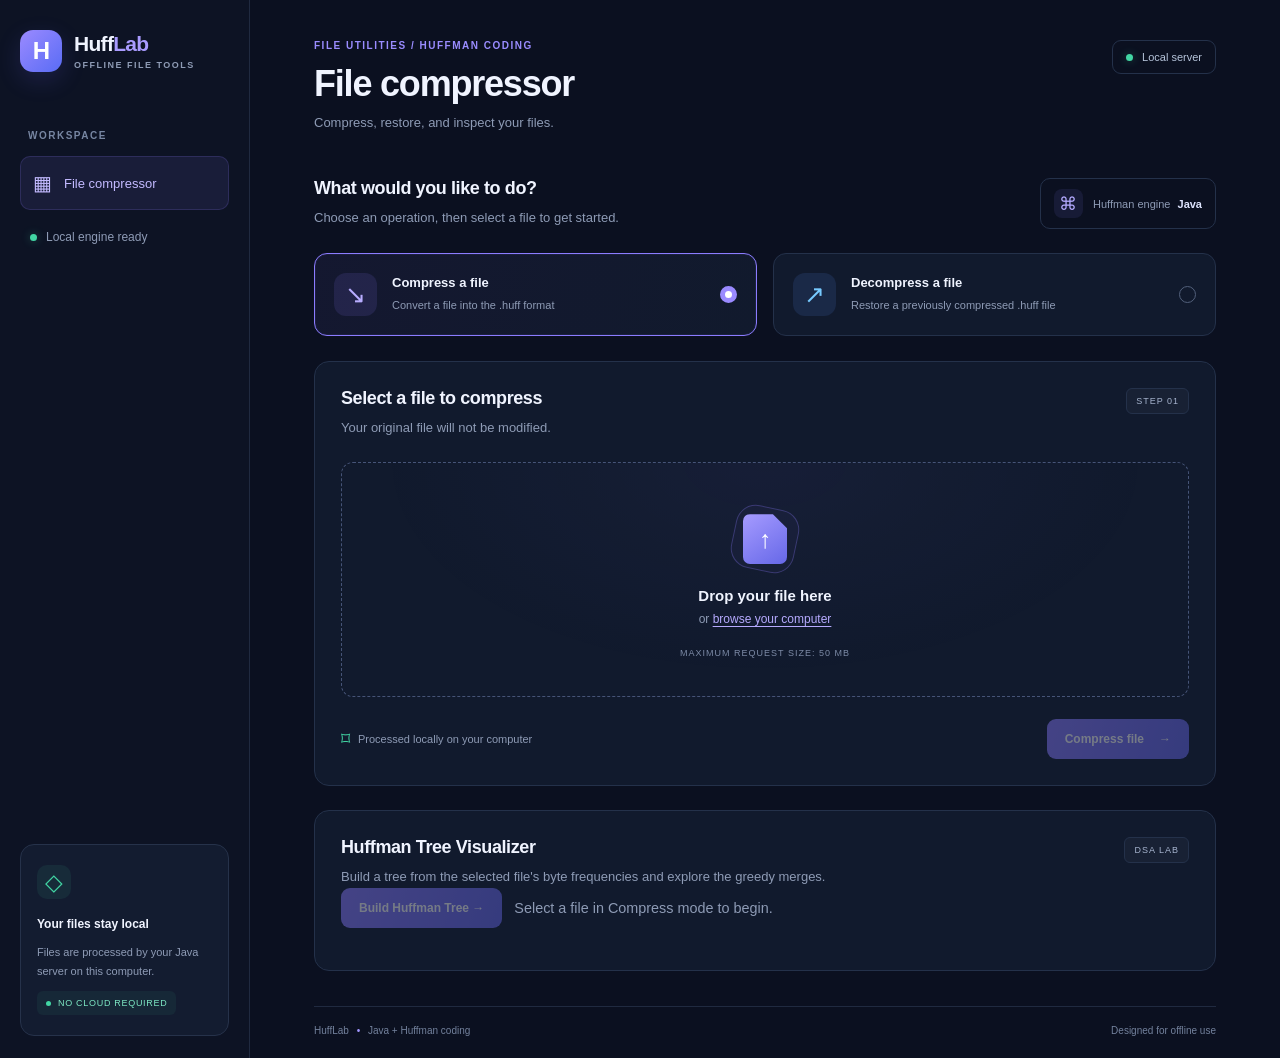
<file: index.html>
<!DOCTYPE html>
<html lang="en">
<head>
    <meta charset="UTF-8">
    <meta name="viewport" content="width=device-width, initial-scale=1.0">
    <meta name="theme-color" content="#0b1020">
    <title>HuffLab — Offline File Compressor</title>
    <link rel="stylesheet" href="style.css">
    <script src="app.js" defer></script>
</head>
<body>
<div class="app-shell">
    <aside class="sidebar">
        <a class="brand" href="/" aria-label="HuffLab home">
            <span class="brand-mark">H</span>
            <span>Huff<span class="brand-accent">Lab</span>
                <small>OFFLINE FILE TOOLS</small>
            </span>
        </a>

        <div class="side-label">WORKSPACE</div>
        <div class="side-item active">
            <span class="side-icon">▦</span>
            File compressor
        </div>
        <div class="side-note">
            <span class="status-dot"></span>
            Local engine ready
        </div>

        <div class="sidebar-bottom">
            <div class="privacy-icon">◇</div>
            <strong>Your files stay local</strong>
            <p>Files are processed by your Java server on this computer.</p>
            <div class="offline-pill"><span></span> NO CLOUD REQUIRED</div>
        </div>
    </aside>

    <main class="main-content">
        <header class="topbar">
            <div>
                <div class="eyebrow">FILE UTILITIES / HUFFMAN CODING</div>
                <h1>File compressor</h1>
                <p class="subtitle">Compress, restore, and inspect your files.</p>
            </div>
            <div class="top-status">
                <span class="status-dot"></span>
                <span>Local server</span>
            </div>
        </header>

        <section class="intro-row">
            <div>
                <h2>What would you like to do?</h2>
                <p>Choose an operation, then select a file to get started.</p>
            </div>
            <div class="engine-badge">
                <span class="engine-symbol">⌘</span>
                <span>Huffman engine <strong>Java</strong></span>
            </div>
        </section>

        <section class="mode-grid" aria-label="Choose operation">
            <button class="mode-card selected" id="compressMode"
                    type="button" aria-pressed="true">
                <span class="mode-icon compress-icon">↘</span>
                <span class="mode-copy">
                    <strong>Compress a file</strong>
                    <small>Convert a file into the .huff format</small>
                </span>
                <span class="mode-radio"></span>
            </button>

            <button class="mode-card" id="decompressMode"
                    type="button" aria-pressed="false">
                <span class="mode-icon decompress-icon">↗</span>
                <span class="mode-copy">
                    <strong>Decompress a file</strong>
                    <small>Restore a previously compressed .huff file</small>
                </span>
                <span class="mode-radio"></span>
            </button>
        </section>

        <section class="workspace">
            <div class="section-heading">
                <div>
                    <h2 id="uploadHeading">Select a file to compress</h2>
                    <p id="uploadDescription">Your original file will not be modified.</p>
                </div>
                <span class="step-label">STEP 01</span>
            </div>

            <div class="drop-zone" id="dropZone" tabindex="0"
                 role="button" aria-label="Choose a file">
                <input id="fileInput" type="file" hidden>
                <div class="upload-illustration">
                    <div class="upload-orbit"></div>
                    <div class="upload-file">↑</div>
                </div>
                <h3>Drop your file here</h3>
                <p>or <span class="browse-link">browse your computer</span></p>
                <div class="file-limit">MAXIMUM REQUEST SIZE: 50 MB</div>
            </div>

            <div class="selected-file hidden" id="selectedFile">
                <div class="file-icon" id="fileIcon">FILE</div>
                <div class="selected-file-info">
                    <strong id="fileName">sample.txt</strong>
                    <small id="fileDetails">0 bytes</small>
                </div>
                <button class="icon-button" id="removeFile"
                        type="button" aria-label="Remove selected file">×</button>
            </div>

            <div class="actions-row">
                <div class="security-note">
                    <span>⌑</span>
                    Processed locally on your computer
                </div>
                <button class="primary-button" id="processButton"
                        type="button" disabled>
                    <span id="processButtonText">Compress file</span>
                    <span aria-hidden="true">→</span>
                </button>
            </div>

            <div class="error-banner hidden" id="errorBanner" role="alert">
                <span>!</span>
                <span id="errorMessage">Something went wrong.</span>
            </div>

            <div class="progress-panel hidden" id="progressPanel"
                 role="status" aria-live="polite">
                <div class="progress-spinner"></div>
                <div class="progress-copy">
                    <strong id="progressTitle">Processing your file...</strong>
                    <span id="progressDescription">The local engine is working.</span>
                </div>
                <span class="progress-tag">WORKING</span>
            </div>
        </section>

        <section class="results-section hidden" id="resultsSection"
                 aria-live="polite">
            <div class="results-heading">
                <div>
                    <div class="eyebrow">PROCESSING COMPLETE</div>
                    <h2>Your results</h2>
                </div>
                <span class="success-badge">
                    <span>✓</span> Success
                </span>
            </div>

            <div class="stats-grid">
                <article class="stat-card">
                    <div class="stat-label">ORIGINAL SIZE</div>
                    <div class="stat-value" id="originalSize">—</div>
                    <div class="stat-foot">Input file</div>
                </article>
                <article class="stat-card">
                    <div class="stat-label">OUTPUT SIZE</div>
                    <div class="stat-value" id="outputSize">—</div>
                    <div class="stat-foot">Generated file</div>
                </article>
                <article class="stat-card highlight-card">
                    <div class="stat-label" id="savingLabel">SPACE SAVED</div>
                    <div class="stat-value" id="savingValue">—</div>
                    <div class="stat-foot" id="savingFoot">Compared with original</div>
                </article>
            </div>

            <article class="comparison-card" id="comparisonCard">
                <div class="comparison-heading">
                    <strong>File size comparison</strong>
                    <span id="comparisonCaption">Original vs. compressed</span>
                </div>
                <div class="bar-row">
                    <span>Original</span>
                    <div class="bar-track">
                        <div class="bar-fill original-bar" id="originalBar"></div>
                    </div>
                    <strong id="originalBarLabel">—</strong>
                </div>
                <div class="bar-row">
                    <span>Output</span>
                    <div class="bar-track">
                        <div class="bar-fill output-bar" id="outputBar"></div>
                    </div>
                    <strong id="outputBarLabel">—</strong>
                </div>
                <p class="comparison-note" id="comparisonNote"></p>
            </article>

            <div class="download-card">
                <div class="download-file-icon">↓</div>
                <div class="download-info">
                    <strong id="outputFileName">compressed.huff</strong>
                    <span id="downloadDescription">Your file is ready to save.</span>
                </div>
                <button class="download-button" id="downloadButton" type="button">
                    Download <span>↓</span>
                </button>
            </div>

            <div class="next-action-row">
                <p>Need to process another file?</p>
                <button class="text-button" id="resetButton" type="button">
                    Start a new operation ↗
                </button>
            </div>
        </section>


        <section class="workspace" id="huffmanVisualizerSection" style="margin-top:24px;">
            <div class="section-heading">
                <div>
                    <h2>Huffman Tree Visualizer</h2>
                    <p>Build a tree from the selected file's byte frequencies and explore the greedy merges.</p>
                </div>
                <span class="step-label">DSA LAB</span>
            </div>
            <div style="display:flex;gap:12px;align-items:center;flex-wrap:wrap;margin-bottom:16px;">
                <button class="primary-button" id="visualizeTreeButton" type="button" disabled>
                    Build Huffman Tree →
                </button>
                <span id="treeSummary" style="color:var(--muted, #9aa4b2);font-size:.9rem;">Select a file in Compress mode to begin.</span>
            </div>
            <div id="treeStats" class="stats-grid hidden"></div>
            <div id="treeError" class="error-banner hidden" role="alert" style="margin-bottom:12px;"></div>
            <div id="treeVisualization" class="hidden" style="border:1px solid var(--border, #263247);border-radius:14px;padding:12px;overflow:auto;background:var(--card, #0d1425);">
                <div style="display:flex;gap:8px;align-items:center;flex-wrap:wrap;margin-bottom:12px;">
                    <button class="text-button" id="treePrevButton" type="button">← Previous merge</button>
                    <button class="text-button" id="treeNextButton" type="button">Next merge →</button>
                    <button class="text-button" id="treeShowFinalButton" type="button">Show final tree</button>
                    <span id="treeStepLabel" style="margin-left:auto;font-size:.9rem;color:var(--muted, #9aa4b2);">Step 0</span>
                </div>
                <div id="treeSvgContainer" style="min-width:600px;"></div>
                <p id="treeExplanation" style="font-size:.9rem;color:var(--muted, #9aa4b2);margin:12px 0 4px;"></p>
            </div>
        </section>

        <footer class="footer">
            <span>HuffLab <span class="footer-dot">•</span> Java + Huffman coding</span>
            <span>Designed for offline use</span>
        </footer>
    </main>
</div>
</body>
</html>
</file>
<file: style.css>
:root {
    color-scheme: dark;
    --bg: #0b1020;
    --sidebar: #0d1324;
    --panel: #111a2d;
    --panel-soft: #151f35;
    --border: #24314a;
    --text: #f0f4ff;
    --muted: #8e9bb5;
    --accent: #8b7cff;
    --accent-2: #5b8cff;
    --green: #42d6a4;
    --red: #ff7c91;
    font-family: "Segoe UI", Arial, sans-serif;
}

* {
    box-sizing: border-box;
}

body {
    margin: 0;
    background: var(--bg);
    color: var(--text);
    min-width: 320px;
}

button, input {
    font: inherit;
}

button {
    color: inherit;
}

button:focus-visible,
.drop-zone:focus-visible {
    outline: 2px solid var(--accent);
    outline-offset: 4px;
}

.app-shell {
    display: flex;
    min-height: 100vh;
}

.sidebar {
    width: 250px;
    flex-shrink: 0;
    padding: 30px 20px 22px;
    background: var(--sidebar);
    border-right: 1px solid #202a40;
    display: flex;
    flex-direction: column;
}

.brand {
    display: flex;
    gap: 12px;
    align-items: center;
    color: var(--text);
    text-decoration: none;
    font-size: 21px;
    font-weight: 750;
    letter-spacing: -0.7px;
}

.brand-mark {
    width: 42px;
    height: 42px;
    display: grid;
    place-items: center;
    border-radius: 13px;
    background: linear-gradient(135deg, #9b8aff, #596cf5);
    color: white;
    font-size: 24px;
    box-shadow: 0 8px 24px #6f65ff2a;
}

.brand-accent {
    color: #a99bff;
}

.brand small {
    display: block;
    margin-top: 4px;
    font-size: 9px;
    letter-spacing: 1.5px;
    font-weight: 600;
    color: var(--muted);
}

.side-label {
    margin: 58px 0 15px 8px;
    font-size: 10px;
    letter-spacing: 1.5px;
    font-weight: 700;
    color: #7786a2;
}

.side-item {
    padding: 14px 12px;
    display: flex;
    align-items: center;
    gap: 12px;
    border-radius: 10px;
    color: #c6d0e5;
    font-size: 13px;
}

.side-item.active {
    background: #8b7cff19;
    border: 1px solid #8b7cff2c;
    color: #c3baff;
}

.side-icon {
    font-size: 20px;
}

.side-note {
    display: flex;
    gap: 9px;
    align-items: center;
    margin: 20px 10px;
    color: var(--muted);
    font-size: 12px;
}

.status-dot {
    display: inline-block;
    width: 7px;
    height: 7px;
    border-radius: 50%;
    background: var(--green);
    box-shadow: 0 0 10px #42d6a455;
    flex-shrink: 0;
}

.sidebar-bottom {
    margin-top: auto;
    padding: 20px 16px;
    background: #131c30;
    border: 1px solid #26324a;
    border-radius: 14px;
}

.privacy-icon {
    width: 34px;
    height: 34px;
    display: grid;
    place-items: center;
    border-radius: 10px;
    background: #42d6a414;
    color: var(--green);
    font-size: 23px;
    margin-bottom: 15px;
}

.sidebar-bottom strong {
    font-size: 12px;
}

.sidebar-bottom p {
    color: var(--muted);
    font-size: 11px;
    line-height: 1.7;
}

.offline-pill {
    display: inline-flex;
    align-items: center;
    gap: 7px;
    border-radius: 6px;
    padding: 7px 9px;
    background: #42d6a410;
    color: #7de8c4;
    font-size: 9px;
    letter-spacing: 0.7px;
}

.offline-pill span {
    width: 5px;
    height: 5px;
    border-radius: 50%;
    background: var(--green);
}

.main-content {
    width: min(100%, 1450px);
    margin: 0 auto;
    padding: 40px clamp(22px, 5vw, 74px) 22px;
}

.topbar {
    display: flex;
    justify-content: space-between;
    align-items: flex-start;
    gap: 20px;
}

.eyebrow {
    color: #9a8cff;
    font-size: 10px;
    font-weight: 750;
    letter-spacing: 1.5px;
}

h1 {
    font-size: clamp(27px, 3vw, 36px);
    letter-spacing: -1.2px;
    margin: 12px 0 7px;
}

.subtitle, .intro-row p, .section-heading p {
    color: var(--muted);
    font-size: 13px;
    line-height: 1.7;
    margin: 0;
}

.top-status {
    display: flex;
    align-items: center;
    gap: 9px;
    padding: 10px 13px;
    border: 1px solid var(--border);
    border-radius: 9px;
    color: #b5c3d9;
    font-size: 11px;
    white-space: nowrap;
}

.intro-row {
    margin-top: 44px;
    display: flex;
    justify-content: space-between;
    align-items: center;
    gap: 20px;
}

h2 {
    font-size: 18px;
    letter-spacing: -0.4px;
    margin: 0 0 8px;
}

.engine-badge {
    display: flex;
    align-items: center;
    gap: 10px;
    padding: 10px 13px;
    border: 1px solid var(--border);
    border-radius: 10px;
    color: var(--muted);
    font-size: 11px;
}

.engine-symbol {
    display: grid;
    place-items: center;
    width: 29px;
    height: 29px;
    background: #8b7cff1a;
    border-radius: 8px;
    color: #b4aaff;
    font-size: 18px;
}

.engine-badge strong {
    color: #dfe5ff;
    margin-left: 4px;
}

.mode-grid {
    display: grid;
    grid-template-columns: repeat(2, minmax(0, 1fr));
    gap: 16px;
    margin-top: 24px;
}

.mode-card {
    display: flex;
    align-items: center;
    gap: 15px;
    min-width: 0;
    padding: 19px;
    text-align: left;
    cursor: pointer;
    background: var(--panel);
    border: 1px solid var(--border);
    border-radius: 13px;
    transition: border-color 160ms, background 160ms;
}

.mode-card:hover {
    border-color: #6371a0;
}

.mode-card.selected {
    border-color: #8b7cff;
    background: linear-gradient(110deg, #8b7cff12, #111a2d);
    box-shadow: inset 0 0 0 1px #8b7cff13;
}

.mode-icon {
    width: 43px;
    height: 43px;
    display: grid;
    place-items: center;
    flex-shrink: 0;
    border-radius: 12px;
    font-size: 25px;
}

.compress-icon {
    color: #b8adff;
    background: #8b7cff20;
}

.decompress-icon {
    color: #77caff;
    background: #5b8cff20;
}

.mode-copy {
    display: grid;
    gap: 7px;
    flex: 1;
}

.mode-copy strong {
    font-size: 13px;
}

.mode-copy small {
    color: var(--muted);
    font-size: 11px;
    line-height: 1.5;
}

.mode-radio {
    width: 17px;
    height: 17px;
    flex-shrink: 0;
    border: 1px solid #52607b;
    border-radius: 50%;
}

.mode-card.selected .mode-radio {
    border: 5px solid #9a8aff;
    background: white;
}

.workspace, .results-section {
    margin-top: 25px;
    padding: 26px;
    border: 1px solid var(--border);
    border-radius: 15px;
    background: var(--panel);
}

.section-heading, .results-heading {
    display: flex;
    justify-content: space-between;
    align-items: flex-start;
    gap: 15px;
}

.step-label {
    padding: 7px 9px;
    border-radius: 6px;
    background: #ffffff08;
    border: 1px solid var(--border);
    color: #a6b4ce;
    font-size: 9px;
    letter-spacing: 1px;
    white-space: nowrap;
}

.drop-zone {
    position: relative;
    display: flex;
    flex-direction: column;
    align-items: center;
    text-align: center;
    margin-top: 23px;
    padding: 35px 15px 29px;
    min-height: 235px;
    justify-content: center;
    border: 1px dashed #465477;
    border-radius: 12px;
    background: radial-gradient(ellipse at 50% 0%, #8b7cff0c, transparent 65%);
    cursor: pointer;
    transition: background 160ms, border-color 160ms;
}

.drop-zone:hover, .drop-zone.drag-over {
    border-color: #a196ff;
    background: #8b7cff10;
}

.upload-illustration {
    position: relative;
    width: 64px;
    height: 64px;
    display: grid;
    place-items: center;
    margin-bottom: 16px;
}

.upload-orbit {
    position: absolute;
    inset: 0;
    border: 1px solid #8b7cff49;
    border-radius: 20px;
    transform: rotate(12deg);
    background: #8b7cff09;
}

.upload-file {
    width: 44px;
    height: 50px;
    display: grid;
    place-items: center;
    background: linear-gradient(145deg, #a69bff, #6668e8);
    clip-path: polygon(0 0, 68% 0, 100% 28%, 100% 100%, 0 100%);
    border-radius: 7px;
    color: white;
    font-size: 25px;
    font-weight: 700;
}

.drop-zone h3 {
    margin: 0 0 8px;
    font-size: 15px;
}

.drop-zone p {
    margin: 0;
    color: var(--muted);
    font-size: 12px;
}

.browse-link {
    color: #b6aaff;
    text-decoration: underline;
    text-underline-offset: 3px;
}

.file-limit {
    margin-top: 22px;
    font-size: 9px;
    letter-spacing: 1px;
    color: #7e8ca8;
}

.selected-file {
    display: flex;
    align-items: center;
    gap: 13px;
    margin-top: 15px;
    padding: 13px;
    border: 1px solid var(--border);
    border-radius: 10px;
    background: #ffffff03;
    min-width: 0;
}

.file-icon {
    display: grid;
    place-items: center;
    width: 42px;
    height: 46px;
    flex-shrink: 0;
    border-radius: 9px;
    background: #8b7cff19;
    color: #b6aaff;
    font-size: 10px;
    font-weight: 800;
}

.selected-file-info, .download-info {
    display: grid;
    gap: 6px;
    flex: 1;
    min-width: 0;
}

.selected-file-info strong, .download-info strong {
    overflow-wrap: anywhere;
    font-size: 12px;
}

.selected-file-info small, .download-info span {
    color: var(--muted);
    font-size: 11px;
}

.icon-button {
    width: 32px;
    height: 32px;
    flex-shrink: 0;
    border: 1px solid var(--border);
    border-radius: 8px;
    background: transparent;
    color: #c4cee1;
    font-size: 21px;
    cursor: pointer;
}

.actions-row {
    display: flex;
    justify-content: space-between;
    align-items: center;
    gap: 16px;
    margin-top: 22px;
}

.security-note {
    display: flex;
    align-items: center;
    gap: 8px;
    color: var(--muted);
    font-size: 11px;
}

.security-note span {
    color: var(--green);
    font-size: 18px;
}

.primary-button, .download-button {
    display: inline-flex;
    justify-content: center;
    align-items: center;
    gap: 15px;
    border: 0;
    border-radius: 9px;
    padding: 13px 18px;
    background: linear-gradient(110deg, #8b7cff, #6969ed);
    color: white;
    font-size: 12px;
    font-weight: 700;
    cursor: pointer;
    transition: filter 160ms, transform 160ms;
}

.primary-button:hover:not(:disabled), .download-button:hover {
    filter: brightness(1.12);
    transform: translateY(-1px);
}

.primary-button:disabled {
    opacity: 0.42;
    cursor: not-allowed;
}

.error-banner {
    display: flex;
    gap: 10px;
    align-items: flex-start;
    margin-top: 18px;
    padding: 13px;
    border: 1px solid #ff7c9144;
    border-radius: 9px;
    background: #ff7c910d;
    color: #ffb0bd;
    font-size: 12px;
    line-height: 1.6;
}

.error-banner > span:first-child {
    display: grid;
    place-items: center;
    width: 20px;
    height: 20px;
    flex-shrink: 0;
    border-radius: 50%;
    background: #ff7c9122;
    font-weight: 800;
}

.progress-panel {
    display: flex;
    align-items: center;
    gap: 14px;
    margin-top: 18px;
    padding: 15px;
    border: 1px solid #8b7cff40;
    border-radius: 10px;
    background: #8b7cff09;
}

.progress-spinner {
    width: 24px;
    height: 24px;
    flex-shrink: 0;
    border: 2px solid #8b7cff35;
    border-top-color: #b7aaff;
    border-radius: 50%;
    animation: spin 800ms linear infinite;
}

.progress-copy {
    display: grid;
    gap: 5px;
    flex: 1;
}

.progress-copy strong {
    font-size: 12px;
}

.progress-copy span {
    color: var(--muted);
    font-size: 11px;
}

.progress-tag {
    font-size: 9px;
    letter-spacing: 1px;
    color: #b6aaff;
}

.results-section {
    padding-bottom: 24px;
}

.success-badge {
    display: inline-flex;
    align-items: center;
    gap: 6px;
    padding: 8px 11px;
    border: 1px solid #42d6a430;
    border-radius: 7px;
    background: #42d6a40e;
    color: #7de8c4;
    font-size: 11px;
    white-space: nowrap;
}

.stats-grid {
    display: grid;
    grid-template-columns: repeat(3, minmax(0, 1fr));
    gap: 13px;
    margin-top: 24px;
}

.stat-card {
    padding: 17px;
    min-width: 0;
    border: 1px solid var(--border);
    border-radius: 11px;
    background: #0c1425;
}

.stat-label {
    color: var(--muted);
    font-size: 9px;
    letter-spacing: 1px;
    font-weight: 700;
}

.stat-value {
    margin-top: 13px;
    overflow-wrap: anywhere;
    font-size: clamp(19px, 2vw, 25px);
    font-weight: 750;
    letter-spacing: -0.7px;
}

.stat-foot {
    margin-top: 9px;
    color: #7888a6;
    font-size: 10px;
}

.highlight-card {
    background: linear-gradient(140deg, #42d6a40d, #0c1425);
    border-color: #42d6a42a;
}

.highlight-card .stat-value {
    color: var(--green);
}

.comparison-card {
    margin-top: 15px;
    padding: 19px;
    border: 1px solid var(--border);
    border-radius: 11px;
    background: #0c1425;
}

.comparison-heading {
    display: flex;
    justify-content: space-between;
    align-items: center;
    gap: 10px;
    margin-bottom: 24px;
}

.comparison-heading strong {
    font-size: 12px;
}

.comparison-heading span {
    color: var(--muted);
    font-size: 10px;
    text-align: right;
}

.bar-row {
    display: grid;
    grid-template-columns: 65px minmax(0, 1fr) 82px;
    align-items: center;
    gap: 12px;
    margin-top: 17px;
    font-size: 11px;
    color: var(--muted);
}

.bar-row strong {
    text-align: right;
    color: #dfe6f6;
    font-size: 11px;
    overflow-wrap: anywhere;
}

.bar-track {
    height: 9px;
    overflow: hidden;
    background: #222d43;
    border-radius: 99px;
}

.bar-fill {
    width: 0;
    height: 100%;
    border-radius: 99px;
    transition: width 500ms ease;
}

.original-bar {
    background: linear-gradient(90deg, #5b8cff, #8b7cff);
}

.output-bar {
    background: linear-gradient(90deg, #42d6a4, #8bdfbf);
}

.comparison-note {
    margin: 22px 0 0;
    padding-top: 15px;
    border-top: 1px solid var(--border);
    color: var(--muted);
    font-size: 11px;
    line-height: 1.7;
}

.download-card {
    display: flex;
    align-items: center;
    gap: 13px;
    margin-top: 15px;
    padding: 16px;
    border: 1px solid #42d6a42b;
    border-radius: 11px;
    background: #42d6a408;
}

.download-file-icon {
    display: grid;
    place-items: center;
    width: 43px;
    height: 46px;
    flex-shrink: 0;
    border-radius: 9px;
    background: #42d6a419;
    color: var(--green);
    font-size: 24px;
}

.download-button {
    background: #42d6a4;
    color: #06251b;
    padding: 11px 13px;
    gap: 10px;
    flex-shrink: 0;
}

.next-action-row {
    display: flex;
    justify-content: space-between;
    align-items: center;
    flex-wrap: wrap;
    gap: 12px;
    margin-top: 22px;
}

.next-action-row p {
    color: var(--muted);
    font-size: 11px;
    margin: 0;
}

.text-button {
    padding: 7px 0;
    border: 0;
    background: transparent;
    color: #b6aaff;
    font-size: 11px;
    font-weight: 700;
    cursor: pointer;
}

.footer {
    display: flex;
    justify-content: space-between;
    flex-wrap: wrap;
    gap: 12px;
    margin-top: 35px;
    padding-top: 18px;
    border-top: 1px solid #202a40;
    color: #73819c;
    font-size: 10px;
}

.footer-dot {
    color: #a196ff;
    margin: 0 5px;
}

.hidden {
    display: none !important;
}

@keyframes spin {
    to { transform: rotate(360deg); }
}

@media (min-width: 1500px) {
    .main-content {
        padding-top: 55px;
    }
}

@media (max-width: 1050px) {
    .sidebar {
        width: 215px;
        padding-inline: 15px;
    }

    .main-content {
        padding-inline: 25px;
    }

    .workspace, .results-section {
        padding: 20px;
    }

    .engine-badge {
        display: none;
    }
}

@media (max-width: 760px) {
    .sidebar {
        display: none;
    }

    .main-content {
        padding: 25px 18px 18px;
    }

    .intro-row {
        margin-top: 30px;
    }

    .mode-grid {
        gap: 10px;
    }

    .mode-card {
        padding: 13px;
        gap: 10px;
    }

    .mode-icon {
        width: 34px;
        height: 34px;
    }

    .mode-copy small {
        font-size: 10px;
    }

    .mode-radio {
        display: none;
    }

    .stats-grid {
        gap: 8px;
    }

    .stat-card {
        padding: 12px 10px;
    }

    .stat-label {
        font-size: 8px;
        letter-spacing: 0.4px;
    }

    .stat-value {
        font-size: 18px;
    }

    .bar-row {
        grid-template-columns: 55px minmax(0, 1fr) 65px;
        gap: 8px;
    }
}

@media (max-width: 480px) {
    .top-status {
        font-size: 0;
        padding: 11px;
    }

    .top-status .status-dot {
        width: 8px;
        height: 8px;
    }

    .intro-row {
        align-items: flex-start;
    }

    .mode-grid {
        grid-template-columns: 1fr;
    }

    .mode-card {
        padding: 15px;
    }

    .mode-radio {
        display: block;
    }

    .workspace, .results-section {
        padding: 15px;
    }

    .section-heading h2, .results-heading h2 {
        font-size: 16px;
    }

    .drop-zone {
        min-height: 215px;
        padding-inline: 10px;
    }

    .actions-row {
        flex-direction: column;
        align-items: stretch;
    }

    .primary-button {
        width: 100%;
    }

    .security-note {
        justify-content: center;
    }

    .stats-grid {
        grid-template-columns: 1fr;
    }

    .stat-card {
        padding: 15px;
    }

    .stat-value {
        font-size: 23px;
    }

    .stat-foot {
        margin-top: 5px;
    }

    .download-card {
        flex-wrap: wrap;
    }

    .download-info {
        flex-basis: calc(100% - 70px);
    }

    .download-button {
        width: 100%;
    }

    .footer {
        line-height: 1.8;
    }
}

@media (prefers-reduced-motion: reduce) {
    *, *::before, *::after {
        animation-duration: 0.01ms !important;
        transition-duration: 0.01ms !important;
        scroll-behavior: auto !important;
    }
}
</file>
